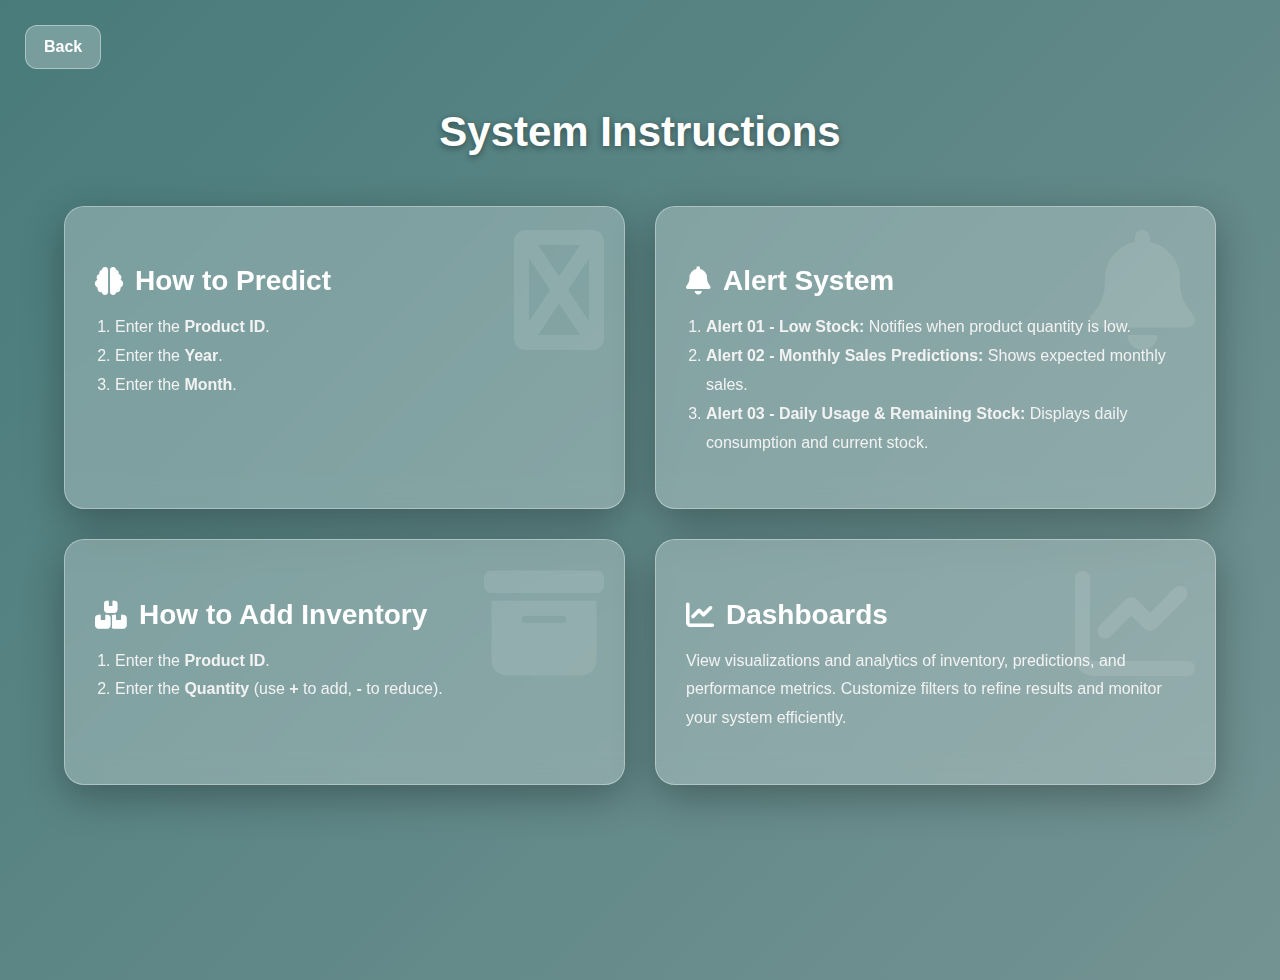
<file: templates/instructions.html>
<!DOCTYPE html>
<html lang="en">
<head>
    <meta charset="UTF-8">
    <title>Instructions</title>
    <link rel="stylesheet" href="https://cdnjs.cloudflare.com/ajax/libs/font-awesome/6.5.0/css/all.min.css">

    <style>
        body {
            margin: 0;
            padding: 0;
            min-height: 100vh;
            font-family: Arial, sans-serif;
            background: linear-gradient(135deg, #497b7bff, #223b3d6f, #206168ff);
            background-size: 400% 400%;
            animation: gradientMove 12s ease infinite;
            display: flex;
            flex-direction: column;
            align-items: center;
            padding-top: 80px;
        }

        @keyframes gradientMove {
            0% { background-position: 0% 50%; }
            50% { background-position: 100% 50%; }
            100% { background-position: 0% 50%; }
        }

        h1 {
            color: #fff;
            font-size: 42px;
            margin-bottom: 50px;
            text-shadow: 0 2px 6px rgba(0,0,0,0.4);
        }

        .instructions-wrapper {
            width: 90%;
            display: flex;
            justify-content: space-between;
            gap: 30px;
            flex-wrap: wrap;
        }

        .instruction-card {
            flex: 1 1 42%;
            min-width: 320px;
            background: rgba(255, 255, 255, 0.25);
            backdrop-filter: blur(14px);
            border: 1px solid rgba(255, 255, 255, 0.35);
            border-radius: 20px;
            padding: 35px 30px;
            box-shadow: 0 12px 40px rgba(0,0,0,0.3);
            animation: fadeUp 0.8s ease;
            color: white;
            position: relative;
            overflow: hidden;
            transition: transform 0.3s ease, box-shadow 0.3s ease;
        }

        .instruction-card:hover {
            transform: translateY(-5px);
            box-shadow: 0 16px 50px rgba(0,0,0,0.4);
        }

        @keyframes fadeUp {
            from { opacity: 0; transform: translateY(25px); }
            to { opacity: 1; transform: translateY(0); }
        }

        .instruction-card h2 {
            font-size: 28px;
            margin-bottom: 15px;
            color: #fff;
            display: flex;
            align-items: center;
            gap: 12px;
        }

        .instruction-card p,
        .instruction-card ol,
        .instruction-card li {
            line-height: 1.8;
            font-size: 16px;
            color: #f2f2f2;
        }

        .instruction-card ol {
            padding-left: 20px;
        }

        /* Icons as background */
        .instruction-card::before {
            content: '';
            position: absolute;
            font-family: "Font Awesome 6 Free";
            font-weight: 900;
            font-size: 120px;
            color: rgba(255,255,255,0.1);
            top: 20px;
            right: 20px;
            pointer-events: none;
        }

        .predict-card::before { content: "\f7af"; } /* brain */
        .alert-card::before { content: "\f0f3"; } /* bell */
        .add-card::before { content: "\f187"; } /* boxes */
        .dashboard-card::before { content: "\f201"; } /* chart-line */

        /* Back button */
        .back-btn {
            position: fixed;
            top: 25px;
            left: 25px;
            background: rgba(255, 255, 255, 0.25);
            backdrop-filter: blur(10px);
            padding: 12px 18px;
            border-radius: 12px;
            color: white;
            font-weight: bold;
            text-decoration: none;
            font-size: 16px;
            border: 1px solid rgba(255,255,255,0.4);
            transition: 0.3s;
            z-index: 1000;
        }

        .back-btn:hover {
            background: rgba(255, 255, 255, 0.4);
            transform: translateY(-2px);
        }

        @media (max-width: 900px) {
            .instruction-card {
                flex: 1 1 100%;
            }
        }

    </style>
</head>

<body>

    <a href="{{ url_for('main_page') }}" class="back-btn">
        Back
    </a>

    <h1>System Instructions</h1>

    <div class="instructions-wrapper">

        <!-- How to Predict -->
        <div class="instruction-card predict-card">
            <h2><i class="fa-solid fa-brain"></i> How to Predict</h2>
            <ol>
                <li>Enter the <strong>Product ID</strong>.</li>
                <li>Enter the <strong>Year</strong>.</li>
                <li>Enter the <strong>Month</strong>.</li>
            </ol>
        </div>

        <!-- Alert System -->
        <div class="instruction-card alert-card">
            <h2><i class="fa-solid fa-bell"></i> Alert System</h2>
            <ol>
                <li><strong>Alert 01 - Low Stock:</strong> Notifies when product quantity is low.</li>
                <li><strong>Alert 02 - Monthly Sales Predictions:</strong> Shows expected monthly sales.</li>
                <li><strong>Alert 03 - Daily Usage & Remaining Stock:</strong> Displays daily consumption and current stock.</li>
            </ol>
        </div>

        <!-- How to Add Inventory -->
        <div class="instruction-card add-card">
            <h2><i class="fa-solid fa-boxes"></i> How to Add Inventory</h2>
            <ol>
                <li>Enter the <strong>Product ID</strong>.</li>
                <li>Enter the <strong>Quantity</strong> (use <strong>+</strong> to add, <strong>-</strong> to reduce).</li>
            </ol>
        </div>

        <!-- Dashboards -->
        <div class="instruction-card dashboard-card">
            <h2><i class="fa-solid fa-chart-line"></i> Dashboards</h2>
            <p>
                View visualizations and analytics of inventory, predictions, and performance metrics.
                Customize filters to refine results and monitor your system efficiently.
            </p>
        </div>

    </div>

</body>
</html>
</file>
